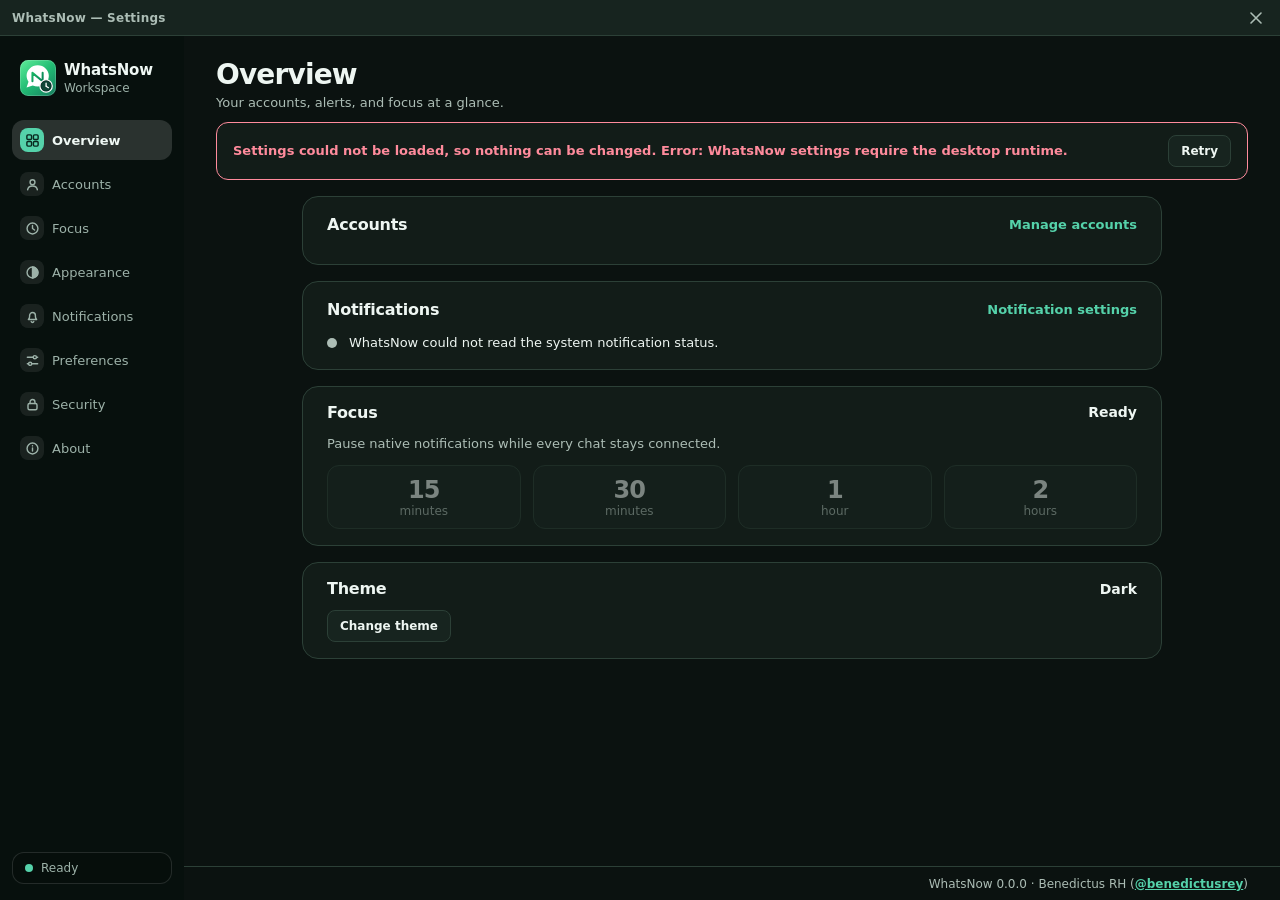
<file: settings-ui/index.html>
<!doctype html>
<html lang="en">
  <head>
    <meta charset="utf-8" />
    <meta name="viewport" content="width=device-width, initial-scale=1" />
    <meta id="theme_color" name="theme-color" content="#f3f7f5" />
    <title>WhatsNow — Settings</title>
    <link rel="stylesheet" href="style.css?v=2.7.0" />
  </head>
  <body>
    <div class="window-titlebar" data-tauri-drag-region>
      <span class="window-titlebar-name" data-tauri-drag-region>WhatsNow — Settings</span>
      <button
        type="button"
        id="window-close"
        class="window-close"
        aria-label="Close settings"
        title="Close"
      >
        <svg viewBox="0 0 12 12" width="12" height="12" aria-hidden="true">
          <path
            d="M1 1l10 10M11 1L1 11"
            stroke="currentColor"
            stroke-width="1.6"
            stroke-linecap="round"
          />
        </svg>
      </button>
    </div>
    <div class="settings-shell">
      <aside class="side-rail">
        <div class="brand-block">
          <img class="brand-mark" src="app-icon.svg" alt="" aria-hidden="true" />
          <div>
            <strong>WhatsNow</strong>
            <span>Workspace</span>
          </div>
        </div>

        <nav class="settings-nav" role="tablist" aria-orientation="vertical" aria-label="Settings sections">
          <button type="button" role="tab" id="tab-overview" class="nav-item active" aria-selected="true" aria-controls="panel-overview" data-panel-target="overview">
            <span class="nav-icon" aria-hidden="true">
              <svg viewBox="0 0 16 16" width="15" height="15" fill="none" stroke="currentColor" stroke-width="1.5" stroke-linejoin="round"><rect x="2" y="2" width="5" height="5" rx="1.2"/><rect x="9" y="2" width="5" height="5" rx="1.2"/><rect x="2" y="9" width="5" height="5" rx="1.2"/><rect x="9" y="9" width="5" height="5" rx="1.2"/></svg>
            </span>
            <span>Overview</span>
          </button>
          <button type="button" role="tab" id="tab-accounts" class="nav-item" aria-selected="false" tabindex="-1" aria-controls="panel-accounts" data-panel-target="accounts">
            <span class="nav-icon" aria-hidden="true">
              <svg viewBox="0 0 16 16" width="15" height="15" fill="none" stroke="currentColor" stroke-width="1.5" stroke-linecap="round" stroke-linejoin="round"><circle cx="8" cy="5.5" r="2.6"/><path d="M2.8 13.6c.5-2.6 2.5-4 5.2-4s4.7 1.4 5.2 4"/></svg>
            </span>
            <span>Accounts</span>
          </button>
          <button type="button" role="tab" id="tab-focus" class="nav-item" aria-selected="false" tabindex="-1" aria-controls="panel-focus" data-panel-target="focus">
            <span class="nav-icon" aria-hidden="true">
              <svg viewBox="0 0 16 16" width="15" height="15" fill="none" stroke="currentColor" stroke-width="1.5" stroke-linecap="round" stroke-linejoin="round"><circle cx="8" cy="8" r="5.8"/><path d="M8 4.7V8l2.2 1.6"/></svg>
            </span>
            <span>Focus</span>
          </button>
          <button type="button" role="tab" id="tab-appearance" class="nav-item" aria-selected="false" tabindex="-1" aria-controls="panel-appearance" data-panel-target="appearance">
            <span class="nav-icon" aria-hidden="true">
              <svg viewBox="0 0 16 16" width="15" height="15" fill="none" stroke="currentColor" stroke-width="1.5" stroke-linejoin="round"><circle cx="8" cy="8" r="5.8"/><path d="M8 2.2v11.6a5.8 5.8 0 0 0 0-11.6z" fill="currentColor"/></svg>
            </span>
            <span>Appearance</span>
          </button>
          <button type="button" role="tab" id="tab-notifications" class="nav-item" aria-selected="false" tabindex="-1" aria-controls="panel-notifications" data-panel-target="notifications">
            <span class="nav-icon" aria-hidden="true">
              <svg viewBox="0 0 16 16" width="15" height="15" fill="none" stroke="currentColor" stroke-width="1.5" stroke-linecap="round" stroke-linejoin="round"><path d="M3.6 11.2c.9-.9 1.3-1.8 1.3-3.2V6.9a3.1 3.1 0 0 1 6.2 0V8c0 1.4.4 2.3 1.3 3.2z"/><path d="M6.6 13.4a1.5 1.5 0 0 0 2.8 0"/></svg>
            </span>
            <span>Notifications</span>
          </button>
          <button type="button" role="tab" id="tab-preferences" class="nav-item" aria-selected="false" tabindex="-1" aria-controls="panel-preferences" data-panel-target="preferences">
            <span class="nav-icon" aria-hidden="true">
              <svg viewBox="0 0 16 16" width="15" height="15" fill="none" stroke="currentColor" stroke-width="1.5" stroke-linecap="round"><path d="M2.5 4.5h6M12.5 4.5h1M2.5 11.5h1M7.5 11.5h6"/><circle cx="10.5" cy="4.5" r="1.7"/><circle cx="5.5" cy="11.5" r="1.7"/></svg>
            </span>
            <span>Preferences</span>
          </button>
          <button type="button" role="tab" id="tab-security" class="nav-item" aria-selected="false" tabindex="-1" aria-controls="panel-security" data-panel-target="security">
            <span class="nav-icon" aria-hidden="true">
              <svg viewBox="0 0 16 16" width="15" height="15" fill="none" stroke="currentColor" stroke-width="1.5" stroke-linecap="round" stroke-linejoin="round"><rect x="3.2" y="7" width="9.6" height="6.6" rx="1.6"/><path d="M5.4 7V5.2a2.6 2.6 0 0 1 5.2 0V7"/></svg>
            </span>
            <span>Security</span>
          </button>
          <button type="button" role="tab" id="tab-about" class="nav-item" aria-selected="false" tabindex="-1" aria-controls="panel-about" data-panel-target="about">
            <span class="nav-icon" aria-hidden="true">
              <svg viewBox="0 0 16 16" width="15" height="15" fill="none" stroke="currentColor" stroke-width="1.5" stroke-linecap="round"><circle cx="8" cy="8" r="5.8"/><path d="M8 7.3v3.4M8 5.1v.1"/></svg>
            </span>
            <span>About</span>
          </button>
        </nav>

        <div class="rail-status">
          <span class="status-dot" aria-hidden="true"></span>
          <span id="focus_status">Ready</span>
        </div>
      </aside>

      <div class="workspace">
        <header class="workspace-header">
          <div>
            <h1 id="panel_title">Overview</h1>
            <p id="panel_description">Your accounts, alerts, and focus at a glance.</p>
          </div>
          <div id="save_status" class="save-status" role="status" aria-live="polite" hidden>
            <span id="save_status_text"></span>
            <button type="button" id="save_retry" class="save-retry" hidden>Retry</button>
          </div>
        </header>

        <div id="load_error" class="load-error" role="alert" hidden>
          <span id="load_error_text">Settings could not be loaded.</span>
          <button type="button" id="load_retry" class="secondary">Retry</button>
        </div>

        <main class="panel-stage">
          <section class="settings-panel active" role="tabpanel" id="panel-overview" aria-labelledby="tab-overview" data-panel="overview">
            <div class="section-surface">
              <div class="block-head">
                <h2>Accounts</h2>
                <button type="button" class="link-button" data-jump-panel="accounts">Manage accounts</button>
              </div>
              <div id="overview_accounts_list" class="accounts-list"></div>
            </div>

            <div class="section-surface">
              <div class="block-head">
                <h2>Notifications</h2>
                <button type="button" class="link-button" data-jump-panel="notifications">Notification settings</button>
              </div>
              <div class="health-row" data-health-row>
                <span class="health-dot" data-health-dot aria-hidden="true"></span>
                <p data-health-text>Checking notification status…</p>
                <button type="button" class="secondary" data-health-fix hidden>Fix in Windows settings</button>
              </div>
            </div>

            <div class="section-surface">
              <div class="block-head">
                <h2>Focus</h2>
                <span id="overview_focus" class="block-value">Ready</span>
              </div>
              <p class="block-note">Pause native notifications while every chat stays connected.</p>
              <div class="focus-presets compact-presets" role="group" aria-label="Quick focus duration">
                <button type="button" class="preset-button" data-focus-minutes="15">
                  <strong>15</strong><span>minutes</span>
                </button>
                <button type="button" class="preset-button" data-focus-minutes="30">
                  <strong>30</strong><span>minutes</span>
                </button>
                <button type="button" class="preset-button" data-focus-minutes="60">
                  <strong>1</strong><span>hour</span>
                </button>
                <button type="button" class="preset-button" data-focus-minutes="120">
                  <strong>2</strong><span>hours</span>
                </button>
              </div>
            </div>

            <div class="section-surface">
              <div class="block-head">
                <h2>Theme</h2>
                <span id="overview_theme" class="block-value">Dark</span>
              </div>
              <button type="button" class="secondary" data-jump-panel="appearance">Change theme</button>
            </div>
          </section>

          <section class="settings-panel" role="tabpanel" id="panel-accounts" aria-labelledby="tab-accounts" data-panel="accounts" hidden>
            <div class="section-surface">
              <div id="accounts-list" class="accounts-list"></div>
              <div class="add-row">
                <input
                  type="text"
                  id="new_account_name"
                  maxlength="60"
                  placeholder="Account name, e.g. Work"
                  aria-label="New account name"
                />
                <button type="button" id="add_account" class="btn-primary">Add account</button>
              </div>
              <p id="add_account_error" class="inline-error" role="alert" hidden></p>
              <p id="macos-note" class="warning-note" hidden>
                Multiple accounts require macOS 14 or newer.
              </p>
            </div>
          </section>

          <section class="settings-panel" role="tabpanel" id="panel-focus" aria-labelledby="tab-focus" data-panel="focus" hidden>
            <div class="focus-presets" role="group" aria-label="Focus duration">
              <button type="button" class="preset-button" data-focus-minutes="15">
                <strong>15</strong><span>minutes</span>
              </button>
              <button type="button" class="preset-button" data-focus-minutes="30">
                <strong>30</strong><span>minutes</span>
              </button>
              <button type="button" class="preset-button" data-focus-minutes="45">
                <strong>45</strong><span>minutes</span>
              </button>
              <button type="button" class="preset-button" data-focus-minutes="60">
                <strong>1</strong><span>hour</span>
              </button>
              <button type="button" class="preset-button" data-focus-minutes="120">
                <strong>2</strong><span>hours</span>
              </button>
              <button type="button" class="preset-button" data-focus-minutes="240">
                <strong>4</strong><span>hours</span>
              </button>
            </div>
            <div class="section-surface custom-focus">
              <div class="custom-focus-copy">
                <strong>Custom duration</strong>
                <span>Choose any interval from 1 minute to 24 hours.</span>
              </div>
              <div class="number-action">
                <input type="number" id="focus_custom" min="1" max="1440" value="90" aria-label="Custom focus duration in minutes" />
                <span>minutes</span>
                <button type="button" id="focus_custom_start" class="btn-primary">Start focus</button>
                <button type="button" id="focus_off" class="secondary" hidden>End current focus</button>
              </div>
            </div>
          </section>

          <section class="settings-panel" role="tabpanel" id="panel-appearance" aria-labelledby="tab-appearance" data-panel="appearance" hidden>
            <fieldset class="theme-picker">
              <legend class="sr-only">WhatsNow theme</legend>
              <label class="theme-option">
                <input type="radio" name="theme" value="system" />
                <span class="theme-swatch theme-swatch-system" aria-hidden="true"></span>
                <span><strong>Dark</strong><small>Official WhatsApp dark with doodles</small></span>
              </label>
              <label class="theme-option">
                <input type="radio" name="theme" value="light" />
                <span class="theme-swatch theme-swatch-light" aria-hidden="true"></span>
                <span><strong>Light</strong><small>Official WhatsApp light with doodles</small></span>
              </label>
              <label class="theme-option">
                <input type="radio" name="theme" value="graphite" />
                <span class="theme-swatch theme-swatch-graphite" aria-hidden="true"></span>
                <span><strong>Graphite</strong><small>Strong and minimal</small></span>
              </label>
              <label class="theme-option">
                <input type="radio" name="theme" value="midnight" />
                <span class="theme-swatch theme-swatch-midnight" aria-hidden="true"></span>
                <span><strong>Midnight</strong><small>Deep blue focus</small></span>
              </label>
              <label class="theme-option">
                <input type="radio" name="theme" value="forest" />
                <span class="theme-swatch theme-swatch-forest" aria-hidden="true"></span>
                <span><strong>Forest</strong><small>Grounded green calm</small></span>
              </label>
              <label class="theme-option">
                <input type="radio" name="theme" value="ocean" />
                <span class="theme-swatch theme-swatch-ocean" aria-hidden="true"></span>
                <span><strong>Ocean</strong><small>Cool, calm energy</small></span>
              </label>
              <label class="theme-option">
                <input type="radio" name="theme" value="blush" />
                <span class="theme-swatch theme-swatch-blush" aria-hidden="true"></span>
                <span><strong>Blush</strong><small>Gentle rose warmth</small></span>
              </label>
              <label class="theme-option">
                <input type="radio" name="theme" value="lavender" />
                <span class="theme-swatch theme-swatch-lavender" aria-hidden="true"></span>
                <span><strong>Lavender</strong><small>Soft violet quiet</small></span>
              </label>
              <label class="theme-option">
                <input type="radio" name="theme" value="candy" />
                <span class="theme-swatch theme-swatch-candy" aria-hidden="true"></span>
                <span><strong>Candy</strong><small>Playful pastel</small></span>
              </label>
              <label class="theme-option">
                <input type="radio" name="theme" value="aurora" />
                <span class="theme-swatch theme-swatch-aurora" aria-hidden="true"></span>
                <span><strong>Aurora</strong><small>Soft pastel spectrum</small></span>
              </label>
            </fieldset>
            <p class="field-note">
              Your choice applies to Settings, the lock screen, and every open chat window as
              soon as you pick it. Dark and Light keep WhatsApp's official interface and doodles;
              the other themes color the whole window, from the icon rail and chat list to
              messages, menus, and the composer, and hide doodles.
            </p>
          </section>

          <section class="settings-panel" role="tabpanel" id="panel-notifications" aria-labelledby="tab-notifications" data-panel="notifications" hidden>
            <div class="section-surface health-surface">
              <div class="health-row" data-health-row>
                <span class="health-dot" data-health-dot aria-hidden="true"></span>
                <p data-health-text>Checking notification status…</p>
                <button type="button" class="secondary" data-health-fix hidden>Fix in Windows settings</button>
              </div>
            </div>
            <div class="section-surface setting-list">
              <label class="switch-row">
                <span>
                  <strong>Native notifications</strong>
                  <small>Show desktop alerts for incoming messages.</small>
                </span>
                <input type="checkbox" id="notifications" />
              </label>
              <label class="switch-row">
                <span>
                  <strong>Show message previews</strong>
                  <small>Turn this off to show a private generic alert.</small>
                </span>
                <input type="checkbox" id="notification_previews" />
              </label>
              <label class="duration-row" for="notification_preview_duration_secs">
                <span>
                  <strong>Preview duration</strong>
                  <small>How long the banner stays on screen.</small>
                  <small data-windows-only>
                    On Windows, 15 seconds or more uses the extended banner. Alerts also stay in
                    the notification center so you can reopen them later.
                  </small>
                </span>
                <span class="duration-control">
                  <input
                    type="number"
                    id="notification_preview_duration_secs"
                    min="2"
                    max="30"
                    step="1"
                    value="2"
                    inputmode="numeric"
                  />
                  <span>seconds</span>
                </span>
              </label>
              <div class="inline-action">
                <button type="button" id="test_notification" class="secondary">
                  Send test notification
                </button>
                <span id="test_notification_note" class="muted-note" role="status"></span>
              </div>
            </div>
          </section>

          <section class="settings-panel" role="tabpanel" id="panel-preferences" aria-labelledby="tab-preferences" data-panel="preferences" hidden>
            <div class="section-surface setting-list">
              <label class="switch-row">
                <span><strong>Close to tray</strong><small>Keep accounts connected in the background.</small></span>
                <input type="checkbox" id="close_to_tray" />
              </label>
              <label class="switch-row">
                <span><strong>Start minimized</strong><small>Open quietly in the system tray. Applies next launch.</small></span>
                <input type="checkbox" id="start_minimized" />
              </label>
              <label class="switch-row">
                <span><strong>Launch at startup</strong><small>Start WhatsNow after you sign in.</small></span>
                <input type="checkbox" id="autostart" />
              </label>
              <label class="switch-row">
                <span><strong>Keep chat windows on top</strong><small>Applies to account windows. Call windows keep their own placement.</small></span>
                <input type="checkbox" id="always_on_top" />
              </label>
              <label class="switch-row">
                <span><strong>Global show/hide shortcut</strong><small>Bring your active account forward from anywhere.</small></span>
                <input type="checkbox" id="hotkey_enabled" />
              </label>
              <fieldset class="shortcut-fields" id="shortcut_fields">
                <legend class="sr-only">Shortcut</legend>
                <label class="field" for="hotkey">
                  <span>Shortcut</span>
                  <div class="hotkey-row">
                    <input type="text" id="hotkey" placeholder="Alt+W" aria-describedby="hotkey_error" />
                    <button type="button" id="record_hotkey" class="secondary">Record</button>
                  </div>
                </label>
                <div id="hotkey_presets" class="shortcut-presets" role="group" aria-label="Suggested shortcuts">
                  <button type="button" class="chip" data-hotkey-preset="platform">Recommended</button>
                  <button type="button" class="chip" data-hotkey-preset="Ctrl+Alt+W">Ctrl + Alt + W</button>
                  <button type="button" class="chip" data-hotkey-preset="CmdOrCtrl+Shift+W">Ctrl/Cmd + Shift + W</button>
                </div>
                <p id="hotkey_hint" class="hotkey-hint" hidden></p>
                <p id="hotkey_error" class="inline-error" role="alert" hidden></p>
                <p class="field-note" id="platform_shortcut_note"></p>
              </fieldset>
            </div>
          </section>

          <section class="settings-panel" role="tabpanel" id="panel-security" aria-labelledby="tab-security" data-panel="security" hidden>
            <div class="section-surface">
              <div id="lock-disabled">
                <p class="block-note">Require a password before any WhatsNow chat is revealed.</p>
                <div class="password-grid">
                  <label class="field" for="lock_pw1">
                    <span>Password (minimum 4 characters)</span>
                    <input type="password" id="lock_pw1" autocomplete="new-password" />
                  </label>
                  <label class="field" for="lock_pw2">
                    <span>Confirm password</span>
                    <input type="password" id="lock_pw2" autocomplete="new-password" />
                  </label>
                </div>
                <p id="lock_error" class="inline-error" role="alert" hidden></p>
                <button type="button" id="enable_lock" class="btn-primary">Enable app lock</button>
              </div>

              <div id="lock-enabled" hidden>
                <div class="setting-list flush">
                  <label class="switch-row" id="biometric_row" hidden>
                    <span><strong id="biometric_label">Use biometric</strong></span>
                    <input type="checkbox" id="biometric_enabled" />
                  </label>
                  <label class="switch-row">
                    <span><strong>Lock on launch</strong><small>Applies next launch.</small></span>
                    <input type="checkbox" id="lock_on_launch" />
                  </label>
                  <label class="switch-row">
                    <span><strong>Lock when hidden to tray</strong></span>
                    <input type="checkbox" id="lock_on_hide" />
                  </label>
                </div>
                <label class="field compact-field" for="idle_min">
                  <span>Auto-lock after inactivity (minutes, 0 = off)</span>
                  <input type="number" id="idle_min" min="0" max="1440" step="1" value="0" />
                </label>
                <p id="lock_options_error" class="inline-error" role="alert" hidden></p>
                <div class="button-group">
                  <button type="button" id="lock_now" class="btn-primary">Lock now</button>
                  <button type="button" id="change_pw" class="secondary">Change password</button>
                  <button type="button" id="disable_lock" class="danger">Disable lock</button>
                </div>
              </div>
              <p class="field-note">
                App lock controls access to WhatsNow windows. It does not encrypt session
                data on disk; use full-disk encryption for at-rest protection.
              </p>
            </div>
          </section>

          <section class="settings-panel" role="tabpanel" id="panel-about" aria-labelledby="tab-about" data-panel="about" hidden>
            <div class="section-surface about-card">
              <img src="app-icon.svg" alt="" aria-hidden="true" />
              <div class="about-copy">
                <span class="about-version" data-version-ref>WhatsNow 0.0.0</span>
                <h2>Made for focused conversations.</h2>
                <p>
                  Thank you for using WhatsNow. Sole author and maintainer: Benedictus RH
                  (<a href="https://github.com/benedictusrey" target="_blank" rel="noopener noreferrer">@benedictusrey</a>).
                </p>
                <p class="about-legal">
                  Copyright (c) 2026 Benedictus RH · MIT License.
                  Independent; not affiliated with WhatsApp or Meta.
                </p>
              </div>
            </div>
          </section>
        </main>

        <footer class="workspace-footer">
          <span id="note" class="save-note" role="status"></span>
          <span data-version-ref>WhatsNow 0.0.0 · Benedictus RH (<a href="https://github.com/benedictusrey" target="_blank" rel="noopener noreferrer">@benedictusrey</a>)</span>
        </footer>
      </div>
    </div>

    <dialog id="app_dialog" class="app-dialog" aria-labelledby="dialog_title" aria-describedby="dialog_message">
      <form id="dialog_form" novalidate>
        <h2 id="dialog_title"></h2>
        <p id="dialog_message"></p>
        <div id="dialog_fields" class="dialog-fields"></div>
        <p id="dialog_error" class="inline-error" role="alert" hidden></p>
        <div class="dialog-actions">
          <button type="button" id="dialog_cancel" class="secondary">Cancel</button>
          <button type="submit" id="dialog_confirm" class="btn-primary">Confirm</button>
        </div>
      </form>
    </dialog>

    <script src="theme.js?v=2.7.0"></script>
    <script src="hotkey.js?v=2.7.0"></script>
    <script src="autosave.js?v=2.7.0"></script>
    <script src="idleClose.js?v=2.7.0"></script>
    <script src="main.js?v=2.7.0"></script>
  </body>
</html>
</file>
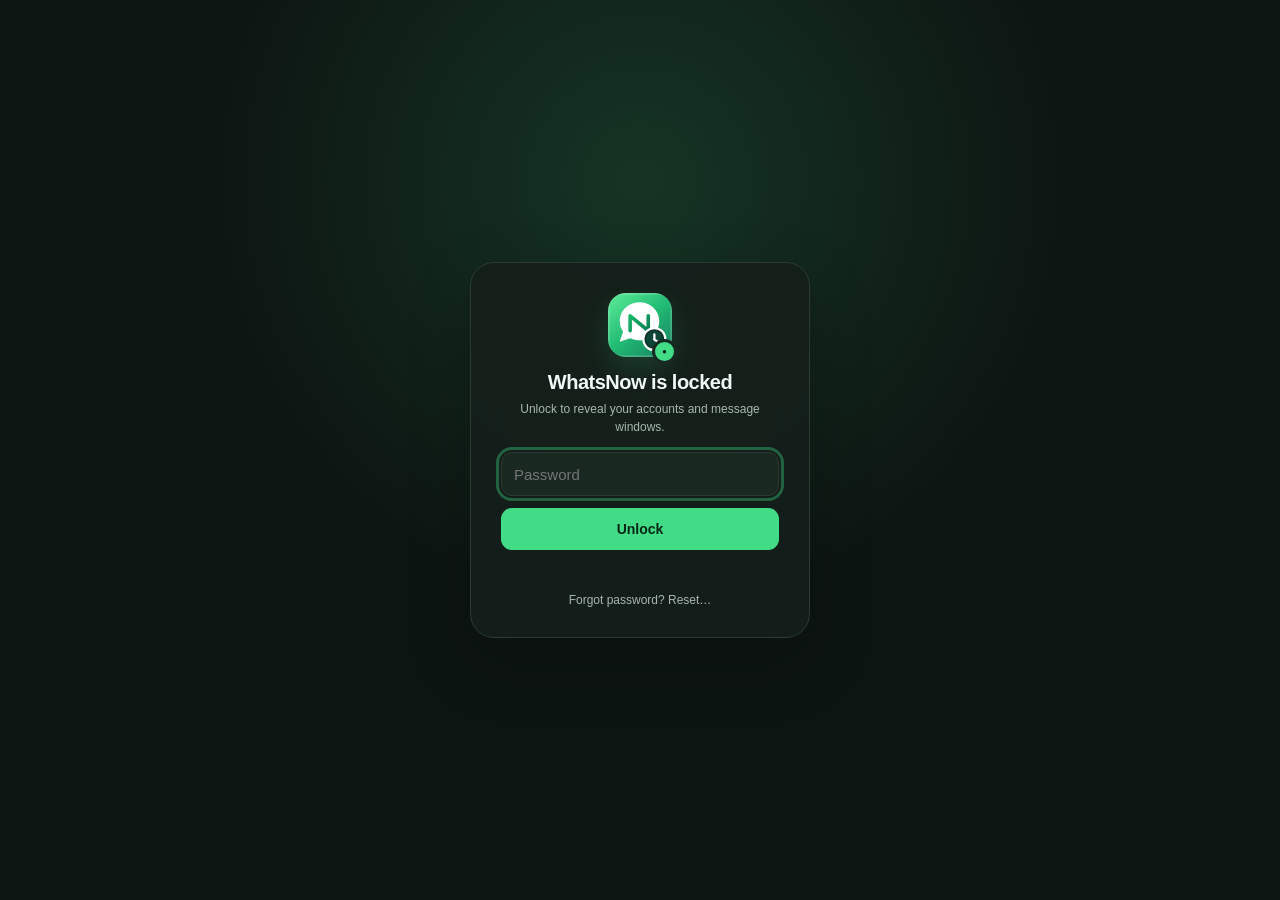
<file: settings-ui/lock.html>
<!doctype html>
<html lang="en">
  <head>
    <meta charset="utf-8" />
    <meta name="viewport" content="width=device-width, initial-scale=1" />
    <meta id="theme_color" name="theme-color" content="#0d1512" />
    <title>WhatsNow — Locked</title>
    <link rel="stylesheet" href="lock.css?v=1.0.0" />
  </head>
  <body>
    <div class="lock-card">
      <img class="lock-brand" src="app-icon.svg" alt="" aria-hidden="true" />
      <div class="lock-glyph" aria-hidden="true">●</div>
      <h1>WhatsNow is locked</h1>
      <p class="lock-copy">Unlock to reveal your accounts and message windows.</p>
      <input type="password" id="password" placeholder="Password" autocomplete="current-password" aria-label="Password" />
      <button id="unlock">Unlock</button>
      <button id="biometric" class="secondary" hidden>Use biometric</button>
      <p id="error" class="error" role="alert"></p>
      <a id="reset" href="#" class="reset">Forgot password? Reset…</a>
    </div>
    <script src="theme.js?v=1.0.0"></script>
    <script src="lock.js?v=1.0.0"></script>
  </body>
</html>
</file>
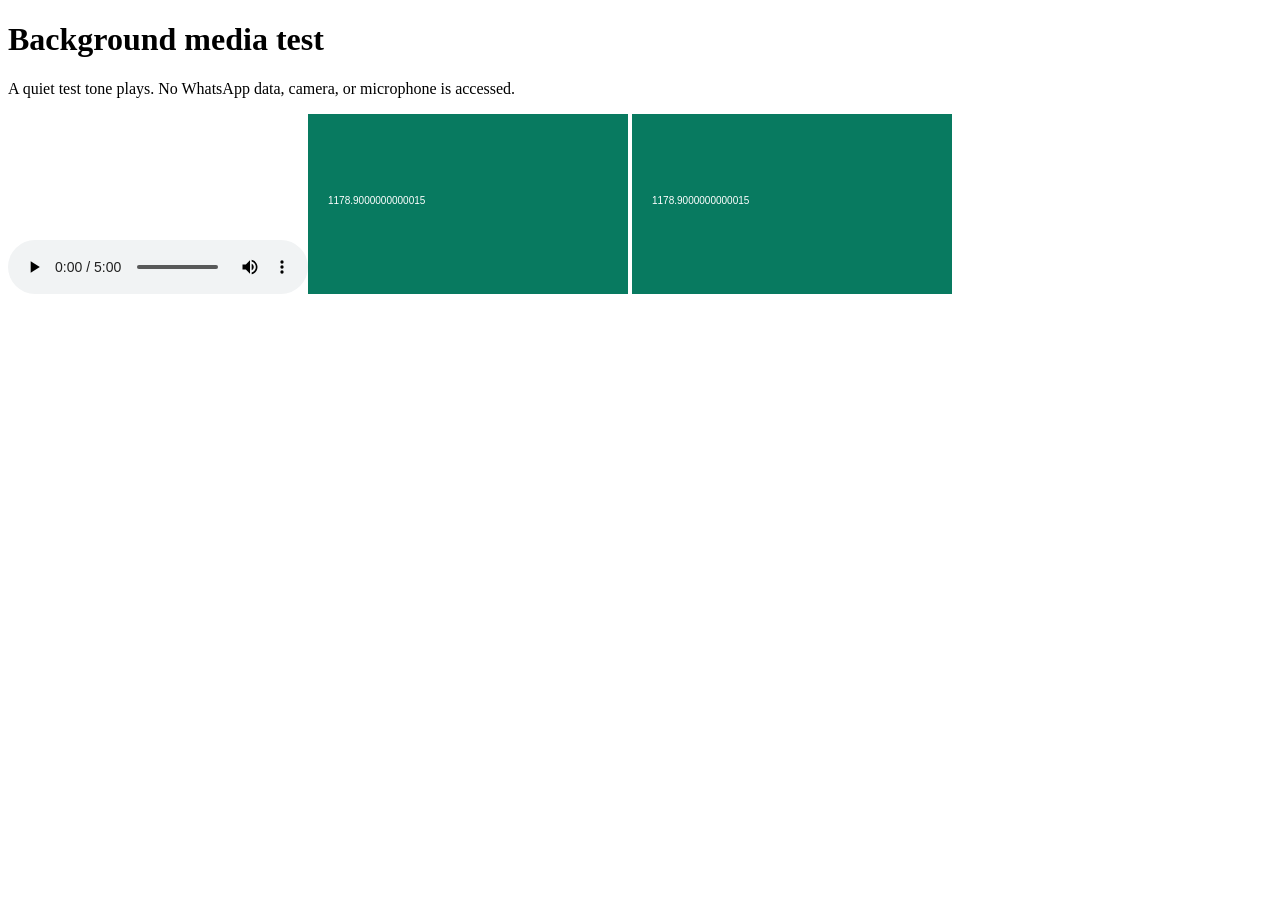
<file: src-tauri/examples/background-media.html>
<!doctype html>
<!-- WhatsNow isolated media fixture, maintained by @benedictusrey. -->
<meta charset="utf-8">
<title>WhatsNow background media fixture</title>
<h1>Background media test</h1>
<p>A quiet test tone plays. No WhatsApp data, camera, or microphone is accessed.</p>
<audio id="audio" controls></audio><video id="video" autoplay muted playsinline></video>
<canvas id="canvas" width="320" height="180"></canvas>
<script>
  const audio = document.querySelector('audio');
  const video = document.querySelector('video');
  const canvas = document.querySelector('canvas');
  const rate = 8000, samples = rate * 300;
  const bytes = new ArrayBuffer(44 + samples * 2), wav = new DataView(bytes);
  function text(offset, value) {
    for (let i = 0; i < value.length; i++) wav.setUint8(offset + i, value.charCodeAt(i));
  }
  text(0, 'RIFF'); wav.setUint32(4, bytes.byteLength - 8, true); text(8, 'WAVE');
  text(12, 'fmt '); wav.setUint32(16, 16, true); wav.setUint16(20, 1, true);
  wav.setUint16(22, 1, true); wav.setUint32(24, rate, true);
  wav.setUint32(28, rate * 2, true); wav.setUint16(32, 2, true); wav.setUint16(34, 16, true);
  text(36, 'data'); wav.setUint32(40, samples * 2, true);
  for (let i = 0; i < samples; i++) wav.setInt16(44 + i * 2, 1000 * Math.sin(2 * Math.PI * 220 * i / rate), true);
  audio.src = URL.createObjectURL(new Blob([bytes], {type: 'audio/wav'}));
  audio.loop = true;
  const context = canvas.getContext('2d');
  setInterval(() => {
    context.fillStyle = '#087a60'; context.fillRect(0, 0, 320, 180);
    context.fillStyle = 'white'; context.fillText(String(performance.now()), 20, 90);
  }, 100);
  video.srcObject = canvas.captureStream(5);
  window.snapshot = () => { document.title = JSON.stringify({
    time: audio.currentTime, paused: audio.paused, muted: audio.muted,
    videoTime: video.currentTime, videoPaused: video.paused, hidden: document.hidden
  }); };
  Promise.all([audio.play(), video.play()]).then(() => {
    window.ready = true; window.snapshot();
  }).catch(error => { document.title = JSON.stringify({error: String(error)}); });
</script>
</file>
<file: settings-ui/style.css>
:root {
  color-scheme: light;
  font-family:
    Inter, "Segoe UI Variable", "Segoe UI", system-ui, -apple-system, sans-serif;
  --bg: #edf4f1;
  --rail: #102c24;
  --rail-text: #eefbf5;
  --rail-muted: #a9c4b8;
  --surface: #ffffff;
  --surface-soft: #f3f8f6;
  --surface-raised: #ffffff;
  --border: #d7e4df;
  --text: #15231e;
  --muted: #5c6e66;
  --accent: #087a60;
  --on-accent: #ffffff;
  --accent-strong: #05634e;
  --accent-soft: #d9eee7;
  --danger: #b62d43;
  --shadow: 0 18px 50px rgb(18 61 48 / 12%);
  --focus-ring: 0 0 0 3px rgb(8 122 96 / 24%);
  /* Shared spacing and radius scale (not palette values). */
  --space-1: 4px;
  --space-2: 8px;
  --space-3: 12px;
  --space-4: 16px;
  --space-5: 24px;
  --space-6: 32px;
  --radius-sm: 8px;
  --radius-md: 12px;
  --radius-lg: 16px;
}

:root[data-theme="dark"] {
  color-scheme: dark;
  --bg: #0b1210;
  --rail: #07100d;
  --rail-text: #eff8f4;
  --rail-muted: #9db2a9;
  --surface: #121c18;
  --surface-soft: #17241f;
  --surface-raised: #1a2923;
  --border: #2c4037;
  --text: #eef6f2;
  --muted: #acbdb5;
  --accent: #55d2aa;
  --on-accent: #09271e;
  --accent-strong: #77e2bf;
  --accent-soft: #153f32;
  --danger: #ff8b9c;
  --shadow: 0 18px 55px rgb(0 0 0 / 30%);
  --focus-ring: 0 0 0 3px rgb(85 210 170 / 28%);
}

:root[data-theme="midnight"] {
  color-scheme: dark;
  --bg: #06101d;
  --rail: #050c16;
  --rail-text: #f2f7ff;
  --rail-muted: #9db2cb;
  --surface: #0b1827;
  --surface-soft: #102238;
  --surface-raised: #132942;
  --border: #26415e;
  --text: #f0f6ff;
  --muted: #adc0d7;
  --accent: #44d6c7;
  --on-accent: #09271e;
  --accent-strong: #70e8dc;
  --accent-soft: #103d44;
  --danger: #ff91a1;
  --shadow: 0 18px 55px rgb(0 0 0 / 34%);
  --focus-ring: 0 0 0 3px rgb(68 214 199 / 28%);
}

:root[data-theme="forest"] {
  color-scheme: dark;
  --bg: #06130e;
  --rail: #04100b;
  --rail-text: #effaf3;
  --rail-muted: #9fbeaa;
  --surface: #0b1c14;
  --surface-soft: #10281d;
  --surface-raised: #153225;
  --border: #284d39;
  --text: #eff9f3;
  --muted: #aac7b5;
  --accent: #4bd394;
  --on-accent: #09271e;
  --accent-strong: #72e2ae;
  --accent-soft: #15452f;
  --danger: #ff8fa0;
  --shadow: 0 18px 55px rgb(0 0 0 / 32%);
  --focus-ring: 0 0 0 3px rgb(75 211 148 / 28%);
}

:root[data-theme="graphite"] {
  color-scheme: dark;
  --bg: #0d1013;
  --rail: #080a0d;
  --rail-text: #f4f7f8;
  --rail-muted: #a8b0b6;
  --surface: #151a1f;
  --surface-soft: #1c2329;
  --surface-raised: #232b32;
  --border: #343f48;
  --text: #f3f5f6;
  --muted: #b5bec5;
  --accent: #64d2b3;
  --on-accent: #09271e;
  --accent-strong: #84dfc5;
  --accent-soft: #1b4037;
  --danger: #ff8ca0;
  --shadow: 0 20px 60px rgb(0 0 0 / 36%);
  --focus-ring: 0 0 0 3px rgb(100 210 179 / 28%);
}

:root[data-theme="ocean"] {
  color-scheme: dark;
  --bg: #06151b;
  --rail: #041017;
  --rail-text: #effcff;
  --rail-muted: #9cc0c8;
  --surface: #0a2029;
  --surface-soft: #0e2b36;
  --surface-raised: #123641;
  --border: #28505d;
  --text: #f0fbfd;
  --muted: #a9cad1;
  --accent: #4dd9e5;
  --on-accent: #09271e;
  --accent-strong: #75e6ee;
  --accent-soft: #12444b;
  --danger: #ff91a1;
  --shadow: 0 18px 55px rgb(0 0 0 / 33%);
  --focus-ring: 0 0 0 3px rgb(77 217 229 / 28%);
}

:root[data-theme="blush"] {
  color-scheme: light;
  --bg: #fff2f4;
  --rail: #512b38;
  --rail-text: #fff8fa;
  --rail-muted: #e8bdca;
  --surface: #fffafb;
  --surface-soft: #fcecef;
  --surface-raised: #ffffff;
  --border: #efd3da;
  --text: #342229;
  --muted: #775f67;
  --accent: #ae4666;
  --accent-strong: #8d3551;
  --accent-soft: #f6dbe3;
  --danger: #aa263e;
  --shadow: 0 18px 50px rgb(92 42 58 / 13%);
  --focus-ring: 0 0 0 3px rgb(174 70 102 / 24%);
}

:root[data-theme="lavender"] {
  color-scheme: light;
  --bg: #f5f1fc;
  --rail: #392d50;
  --rail-text: #fbf8ff;
  --rail-muted: #d2c6e6;
  --surface: #fcfaff;
  --surface-soft: #eee8f8;
  --surface-raised: #ffffff;
  --border: #ddd2ed;
  --text: #30273d;
  --muted: #70647e;
  --accent: #7452a3;
  --accent-strong: #5e3f8b;
  --accent-soft: #e5dbf3;
  --danger: #ae2e4a;
  --shadow: 0 18px 50px rgb(66 46 93 / 14%);
  --focus-ring: 0 0 0 3px rgb(116 82 163 / 24%);
}

:root[data-theme="candy"] {
  color-scheme: light;
  --bg: #fff3f9;
  --rail: #493042;
  --rail-text: #fff8fc;
  --rail-muted: #e4c6da;
  --surface: #fffafd;
  --surface-soft: #f9e8f2;
  --surface-raised: #ffffff;
  --border: #eed1e1;
  --text: #342730;
  --muted: #755f6c;
  --accent: #a64478;
  --accent-strong: #86345f;
  --accent-soft: #f4d9e8;
  --danger: #a82843;
  --shadow: 0 18px 50px rgb(87 46 72 / 14%);
  --focus-ring: 0 0 0 3px rgb(166 68 120 / 24%);
}

:root[data-theme="aurora"] {
  color-scheme: light;
  --bg: #f7f3fb;
  --rail: #40364f;
  --rail-text: #fffaff;
  --rail-muted: #d9cee7;
  --surface: #fffafd;
  --surface-soft: #f2edf8;
  --surface-raised: #ffffff;
  --border: #dfd6eb;
  --text: #30293a;
  --muted: #706779;
  --accent: #715b9f;
  --accent-strong: #62508f;
  --accent-soft: #e8e0f3;
  --danger: #aa2c49;
  --shadow: 0 18px 50px rgb(71 54 92 / 14%);
  --focus-ring: 0 0 0 3px rgb(120 100 168 / 24%);
}

@media (prefers-color-scheme: dark) {
  :root:not([data-theme]) {
    color-scheme: dark;
  }
}

* {
  box-sizing: border-box;
}

html,
body {
  width: 100%;
  height: 100%;
  margin: 0;
  overflow: hidden;
}

::selection {
  background: var(--accent);
  color: var(--on-accent);
}

/* Seamless window: custom title bar drawn by the page — "WhatsNow — Settings"
   on the left, a functional close/X on the right. The whole bar is a drag
   region; the close button is explicitly excluded so it stays clickable. */
.window-titlebar {
  height: 36px;
  display: flex;
  align-items: center;
  gap: var(--space-2);
  padding: 0 var(--space-2) 0 var(--space-3);
  background: var(--surface-soft);
  border-bottom: 1px solid var(--border);
  user-select: none;
  flex-shrink: 0;
  -webkit-app-region: drag;
}

.window-titlebar-name {
  flex: 1;
  min-width: 0;
  font-size: 12px;
  font-weight: 600;
  letter-spacing: 0.02em;
  color: var(--muted);
  white-space: nowrap;
  overflow: hidden;
  text-overflow: ellipsis;
}

.window-close {
  width: 32px;
  height: 32px;
  border: none;
  border-radius: var(--radius-sm);
  background: transparent;
  color: var(--muted);
  display: grid;
  place-items: center;
  cursor: pointer;
  -webkit-app-region: no-drag;
  transition: background-color 140ms ease, color 140ms ease;
}

.window-close:hover {
  background: var(--danger);
  color: #ffffff;
}

.window-close:active {
  opacity: 0.8;
}

body {
  background: var(--bg);
  color: var(--text);
  font-size: 14px;
}

.theme-anim body {
  transition: background-color 160ms ease, color 160ms ease;
}

button,
input {
  font: inherit;
}

button {
  border: 0;
}

button,
label,
input {
  -webkit-tap-highlight-color: transparent;
}

button:focus-visible,
input:focus-visible,
dialog:focus-visible {
  outline: 2px solid var(--accent);
  outline-offset: 2px;
  box-shadow: var(--focus-ring);
}

button:disabled:not([data-gated]),
input:disabled:not([data-gated]),
.load-failed [data-gated] {
  cursor: not-allowed;
  opacity: 0.48;
}

[hidden] {
  display: none !important;
}

.settings-shell {
  display: grid;
  grid-template-columns: 184px minmax(0, 1fr);
  width: 100%;
  height: calc(100vh - 36px);
}

.side-rail {
  display: flex;
  min-width: 0;
  flex-direction: column;
  gap: var(--space-5);
  padding: var(--space-5) var(--space-3) var(--space-4);
  overflow: hidden;
  background: var(--rail);
  color: var(--rail-text);
}

.brand-block {
  display: flex;
  align-items: center;
  gap: var(--space-2);
  padding: 0 var(--space-2);
}

.brand-mark {
  width: 36px;
  height: 36px;
  flex: 0 0 auto;
}

.brand-block div {
  display: grid;
  min-width: 0;
  gap: 2px;
}

.brand-block strong {
  font-size: 15px;
  letter-spacing: -0.01em;
}

.brand-block span {
  overflow: hidden;
  color: var(--rail-muted);
  font-size: 12px;
  text-overflow: ellipsis;
  white-space: nowrap;
}

.settings-nav {
  display: grid;
  gap: var(--space-1);
}

.nav-item {
  display: flex;
  width: 100%;
  align-items: center;
  gap: var(--space-2);
  padding: var(--space-2);
  border-radius: var(--radius-md);
  background: transparent;
  color: var(--rail-muted);
  cursor: pointer;
  font-size: 13px;
  text-align: left;
  transition: background-color 140ms ease, color 140ms ease;
}

.nav-item:hover {
  background: rgb(255 255 255 / 8%);
  color: var(--rail-text);
}

.nav-item.active {
  background: rgb(255 255 255 / 14%);
  color: var(--rail-text);
  font-weight: 650;
}

.nav-item:focus-visible {
  outline-color: var(--rail-text);
  box-shadow: none;
}

.nav-icon {
  display: grid;
  width: 24px;
  height: 24px;
  flex: 0 0 auto;
  place-items: center;
  border-radius: var(--radius-sm);
  background: rgb(255 255 255 / 8%);
}

.nav-item.active .nav-icon {
  background: var(--accent);
  color: var(--on-accent);
}

.rail-status {
  display: flex;
  min-width: 0;
  align-items: center;
  gap: var(--space-2);
  margin-top: auto;
  padding: var(--space-2) var(--space-3);
  border: 1px solid rgb(255 255 255 / 12%);
  border-radius: var(--radius-md);
  background: rgb(0 0 0 / 8%);
  color: var(--rail-muted);
  font-size: 12px;
  font-variant-numeric: tabular-nums;
}

.rail-status span:last-child {
  overflow: hidden;
  text-overflow: ellipsis;
  white-space: nowrap;
}

.status-dot {
  width: 8px;
  height: 8px;
  flex: 0 0 auto;
  border-radius: 50%;
  background: var(--accent);
}

.workspace {
  display: flex;
  min-width: 0;
  min-height: 0;
  flex-direction: column;
}

.workspace-header {
  display: flex;
  min-width: 0;
  align-items: flex-start;
  justify-content: space-between;
  gap: var(--space-4);
  padding: var(--space-5) var(--space-6) var(--space-3);
}

.workspace-header > div:first-child {
  min-width: 0;
}

.workspace-header h1 {
  margin: 0 0 var(--space-1);
  font-size: clamp(22px, 4vw, 28px);
  letter-spacing: -0.03em;
  line-height: 1.1;
}

.workspace-header p {
  max-width: 62ch;
  margin: 0;
  color: var(--muted);
  font-size: 13px;
}

/* Instant-apply status: Saving…, Saved, or Couldn't save · Retry. */
.save-status {
  display: inline-flex;
  flex: 0 0 auto;
  align-items: center;
  gap: var(--space-2);
  padding: var(--space-1) var(--space-3);
  border: 1px solid var(--border);
  border-radius: 999px;
  background: var(--surface);
  color: var(--muted);
  font-size: 12px;
  font-weight: 650;
}

.save-status[data-state="saved"] {
  color: var(--accent);
}

.save-status[data-state="error"] {
  border-color: var(--danger);
  color: var(--danger);
}

.save-retry {
  padding: 0;
  background: transparent;
  color: inherit;
  cursor: pointer;
  font-weight: 750;
  text-decoration: underline;
  text-underline-offset: 2px;
}

.load-error {
  display: flex;
  align-items: center;
  justify-content: space-between;
  gap: var(--space-3);
  margin: 0 var(--space-6) var(--space-3);
  padding: var(--space-3) var(--space-4);
  border: 1px solid var(--danger);
  border-radius: var(--radius-md);
  background: var(--surface);
  color: var(--danger);
  font-size: 13px;
  font-weight: 600;
}

.panel-stage {
  /* Layout follows the real panel width (not the window width): the rail and
     padding already consume part of it, so media queries on the viewport never
     matched the width the controls actually had. */
  container-type: inline-size;
  container-name: stage;
  flex: 1 1 auto;
  min-width: 0;
  min-height: 0;
  padding: var(--space-1) var(--space-6) var(--space-5);
  overflow-x: hidden;
  overflow-y: auto;
  scrollbar-color: var(--border) transparent;
  scrollbar-width: thin;
}

.panel-stage::-webkit-scrollbar {
  width: 10px;
}

.panel-stage::-webkit-scrollbar-thumb {
  border: 2px solid transparent;
  border-radius: 999px;
  background: var(--border);
  background-clip: content-box;
}

.settings-panel > * {
  min-width: 0;
}

.settings-panel {
  display: grid;
  /* An implicit auto column grows to the widest child's min-content and gets
     clipped by .panel-stage; pin it to the available width instead. */
  grid-template-columns: minmax(0, 1fr);
  width: min(100%, 860px);
  margin: 0 auto;
  gap: var(--space-4);
}

.panels-live .settings-panel {
  animation: panel-enter 120ms ease-out;
}

@keyframes panel-enter {
  from {
    opacity: 0;
    transform: translateY(4px);
  }
  to {
    opacity: 1;
    transform: translateY(0);
  }
}

.section-surface {
  padding: var(--space-4) var(--space-5);
  border: 1px solid var(--border);
  border-radius: var(--radius-lg);
  background: var(--surface);
}

.block-head {
  display: flex;
  align-items: center;
  justify-content: space-between;
  gap: var(--space-4);
  margin-bottom: var(--space-3);
}

.block-head h2 {
  margin: 0;
  font-size: 16px;
  letter-spacing: -0.015em;
}

.block-value {
  color: var(--text);
  font-size: 14px;
  font-weight: 700;
  font-variant-numeric: tabular-nums;
}

.block-note {
  margin: 0 0 var(--space-3);
  color: var(--muted);
  font-size: 13px;
  line-height: 1.5;
}

.link-button {
  padding: var(--space-1) 0;
  background: transparent;
  color: var(--accent);
  cursor: pointer;
  font-size: 13px;
  font-weight: 650;
}

.link-button:hover {
  text-decoration: underline;
  text-underline-offset: 3px;
}

.btn-primary {
  flex: 0 0 auto;
  padding: var(--space-2) var(--space-4);
  border-radius: var(--radius-sm);
  background: var(--accent);
  color: var(--on-accent);
  cursor: pointer;
  font-weight: 700;
  transition: background-color 140ms ease;
}

.btn-primary:hover {
  background: var(--accent-strong);
}

/* Notification health */
.health-row {
  display: grid;
  grid-template-columns: auto minmax(0, 1fr) auto;
  align-items: center;
  gap: var(--space-3);
}

.health-row p {
  margin: 0;
  font-size: 13px;
  line-height: 1.5;
}

.health-dot {
  width: 10px;
  height: 10px;
  border-radius: 50%;
  background: var(--muted);
}

.health-row[data-tone="ok"] .health-dot {
  background: var(--accent);
}

.health-row[data-tone="warn"] .health-dot {
  background: var(--danger);
}

.health-surface:has([data-tone="warn"]) {
  border-color: var(--danger);
}

.focus-presets {
  display: grid;
  grid-template-columns: repeat(3, minmax(0, 1fr));
  gap: var(--space-3);
}

.compact-presets {
  grid-template-columns: repeat(4, minmax(0, 1fr));
}

.preset-button {
  display: grid;
  min-height: 80px;
  place-content: center;
  border: 1px solid var(--border);
  border-radius: var(--radius-md);
  background: var(--surface-soft);
  color: var(--text);
  cursor: pointer;
  text-align: center;
  transition: border-color 140ms ease, background-color 140ms ease;
}

.compact-presets .preset-button {
  min-height: 64px;
}

.preset-button:hover {
  border-color: var(--accent);
  background: var(--accent-soft);
}

.preset-button strong {
  font-size: 24px;
  letter-spacing: -0.04em;
  font-variant-numeric: tabular-nums;
}

.preset-button span {
  color: var(--muted);
  font-size: 12px;
}

.preset-button:hover span {
  color: var(--text);
}

.custom-focus {
  display: grid;
  grid-template-columns: minmax(0, 1fr);
  gap: var(--space-3);
}

.custom-focus-copy {
  display: grid;
  gap: var(--space-1);
}

.custom-focus-copy strong {
  font-size: 14px;
}

.custom-focus-copy span {
  color: var(--muted);
  font-size: 12px;
  line-height: 1.45;
}

.number-action {
  display: flex;
  flex-wrap: wrap;
  align-items: center;
  gap: var(--space-2);
}

.number-action > span {
  color: var(--muted);
  font-size: 13px;
  font-weight: 650;
}

#focus_custom {
  width: 96px;
  min-height: 44px;
  font-size: 20px;
  font-weight: 750;
  letter-spacing: -0.02em;
  text-align: center;
}

#focus_custom_start {
  min-height: 44px;
  white-space: nowrap;
}

.duration-row {
  display: flex;
  align-items: center;
  justify-content: space-between;
  gap: var(--space-4);
  padding: var(--space-3) 0;
  border-bottom: 1px solid var(--border);
}

.duration-row > span:first-child {
  display: grid;
  gap: var(--space-1);
}

.duration-row strong {
  font-size: 13px;
}

.duration-row small {
  color: var(--muted);
  font-size: 12px;
  line-height: 1.45;
}

.duration-control {
  display: flex;
  flex: 0 0 auto;
  align-items: center;
  gap: var(--space-2);
  color: var(--muted);
  font-size: 12px;
  font-weight: 650;
}

#notification_preview_duration_secs {
  width: 72px;
  font-size: 15px;
  font-weight: 700;
  text-align: center;
}

.accounts-list {
  display: grid;
  gap: var(--space-2);
}

.account-row {
  display: grid;
  grid-template-columns: minmax(0, 1fr) auto;
  grid-template-areas:
    "name meta"
    "actions actions";
  align-items: center;
  gap: var(--space-2) var(--space-3);
  padding: var(--space-3);
  border: 1px solid var(--border);
  border-radius: var(--radius-md);
  background: var(--surface-soft);
}

/* Overview rows carry a single action, so it sits on the same line. */
.account-row.compact {
  grid-template-columns: minmax(0, 1fr) auto auto;
  grid-template-areas: "name meta actions";
  padding: var(--space-2) var(--space-3);
}

.acct-name {
  grid-area: name;
  overflow: hidden;
  font-weight: 700;
  text-overflow: ellipsis;
  white-space: nowrap;
}

.acct-meta {
  grid-area: meta;
  display: inline-flex;
  align-items: center;
  gap: var(--space-2);
  color: var(--muted);
  font-size: 12px;
}

.acct-actions {
  grid-area: actions;
  display: flex;
  flex-wrap: wrap;
  align-items: center;
  gap: var(--space-2);
}

.acct-actions .danger {
  margin-left: auto;
}

.compact .acct-actions .danger {
  margin-left: 0;
}

.acct-unread {
  min-width: 22px;
  padding: 2px 7px;
  border-radius: 999px;
  background: var(--accent);
  color: var(--on-accent);
  font-size: 12px;
  font-weight: 750;
  font-variant-numeric: tabular-nums;
  text-align: center;
}

.add-row {
  display: flex;
  gap: var(--space-2);
  margin-top: var(--space-3);
}

.add-row input {
  flex: 1;
  min-width: 0;
}

input[type="text"],
input[type="password"],
input[type="number"] {
  min-width: 0;
  padding: var(--space-2) var(--space-3);
  border: 1px solid var(--border);
  border-radius: var(--radius-sm);
  background: var(--surface-soft);
  color: var(--text);
  caret-color: var(--accent);
  transition: border-color 140ms ease, box-shadow 140ms ease;
}

input:hover:not(:disabled) {
  border-color: color-mix(in srgb, var(--accent) 55%, var(--border));
}

input::placeholder {
  color: var(--muted);
  opacity: 0.78;
}

input[type="checkbox"],
input[type="radio"] {
  accent-color: var(--accent);
}

.theme-picker {
  display: grid;
  grid-template-columns: repeat(2, minmax(0, 1fr));
  gap: var(--space-2);
  margin: 0;
  padding: 0;
  border: 0;
}

.theme-option {
  position: relative;
  display: grid;
  grid-template-columns: 36px minmax(0, 1fr);
  align-items: center;
  gap: var(--space-3);
  min-width: 0;
  min-height: 64px;
  padding: var(--space-3);
  border: 1px solid var(--border);
  border-radius: var(--radius-md);
  background: var(--surface);
  cursor: pointer;
  transition: border-color 140ms ease, background-color 140ms ease;
}

.theme-option:hover {
  border-color: var(--accent);
}

.theme-option:has(input:checked) {
  border-color: var(--accent);
  background: var(--accent-soft);
  box-shadow: inset 0 0 0 1px var(--accent);
}

.theme-option:has(input:focus-visible) {
  outline: 2px solid var(--accent);
  outline-offset: 2px;
  box-shadow: var(--focus-ring);
}

.theme-option input {
  position: absolute;
  width: 1px;
  height: 1px;
  opacity: 0;
  pointer-events: none;
}

.theme-option > span:last-child {
  display: grid;
  min-width: 0;
  gap: 2px;
}

.theme-option strong {
  overflow: hidden;
  text-overflow: ellipsis;
  white-space: nowrap;
}

.theme-option small {
  overflow-wrap: anywhere;
  line-height: 1.35;
}

.theme-option strong {
  font-size: 13px;
}

.theme-option small {
  color: var(--muted);
  font-size: 12px;
}

.theme-option:has(input:checked) small {
  color: var(--text);
}

.theme-swatch {
  width: 36px;
  height: 36px;
  border: 2px solid rgb(255 255 255 / 76%);
  border-radius: var(--radius-sm);
  box-shadow: 0 0 0 1px rgb(0 0 0 / 13%), inset 0 0 0 5px rgb(255 255 255 / 12%);
}

.theme-swatch-system { background: linear-gradient(135deg, #f5f7f6 0 50%, #10231c 50%); }
.theme-swatch-light { background: linear-gradient(135deg, #fff 0 60%, #d9fdd3 60%); }
.theme-swatch-midnight { background: linear-gradient(135deg, #081525 0 60%, #14535e 60%); }
.theme-swatch-forest { background: linear-gradient(135deg, #0a1d14 0 60%, #1b684c 60%); }
.theme-swatch-graphite { background: linear-gradient(135deg, #171c21 0 60%, #425d57 60%); }
.theme-swatch-ocean { background: linear-gradient(135deg, #08242d 0 60%, #147787 60%); }
.theme-swatch-blush { background: linear-gradient(135deg, #fffafb 0 60%, #f3cfda 60%); }
.theme-swatch-lavender { background: linear-gradient(135deg, #fcfaff 0 60%, #ddd0ee 60%); }
.theme-swatch-candy { background: linear-gradient(135deg, #fffafd 0 52%, #f2d0e2 52% 76%, #cae9ea 76%); }
.theme-swatch-aurora { background: linear-gradient(135deg, #ffdfe9 0%, #eadfff 35%, #dff2ff 68%, #dcf5e7 100%); }

.setting-list {
  padding-block: 0;
}

.setting-list.flush {
  padding: 0;
  border: 0;
}

.switch-row {
  display: flex;
  min-height: 60px;
  align-items: center;
  justify-content: space-between;
  gap: var(--space-4);
  padding: var(--space-3) 0;
  border-bottom: 1px solid var(--border);
}

.switch-row:last-child {
  border-bottom: 0;
}

.switch-row > span {
  display: grid;
  gap: var(--space-1);
}

.switch-row strong {
  font-size: 13px;
}

.switch-row small {
  color: var(--muted);
  font-size: 12px;
  line-height: 1.4;
}

.switch-row input[type="checkbox"] {
  width: 18px;
  height: 18px;
  flex: 0 0 auto;
}

.inline-action {
  display: flex;
  align-items: center;
  gap: var(--space-3);
  padding: var(--space-3) 0;
}

button.secondary,
button.quiet,
button.danger,
.chip {
  padding: var(--space-2) var(--space-3);
  border: 1px solid var(--border);
  border-radius: var(--radius-sm);
  background: var(--surface-soft);
  color: var(--text);
  cursor: pointer;
  font-size: 12px;
  font-weight: 650;
  transition: border-color 140ms ease, background-color 140ms ease;
}

button.secondary:hover:not(:disabled),
button.quiet:hover,
.chip:hover {
  border-color: var(--accent);
  background: var(--accent-soft);
}

button.danger {
  border-color: color-mix(in srgb, var(--danger) 40%, var(--border));
  color: var(--danger);
}

button.danger:hover:not(:disabled) {
  border-color: var(--danger);
}

button.recording {
  border-color: var(--accent);
  background: var(--accent-soft);
}

.shortcut-fields {
  display: grid;
  gap: var(--space-2);
  min-width: 0;
  margin: 0;
  padding: var(--space-1) 0 var(--space-4);
  border: 0;
}

.shortcut-fields:disabled {
  opacity: 0.55;
}

.field {
  display: grid;
  gap: var(--space-2);
  color: var(--muted);
  font-size: 12px;
  font-weight: 650;
}

.hotkey-row {
  display: flex;
  gap: var(--space-2);
}

.hotkey-row input {
  flex: 1;
}

.shortcut-presets {
  display: flex;
  flex-wrap: wrap;
  gap: var(--space-2);
}

.chip {
  border-radius: 999px;
  padding: var(--space-1) var(--space-3);
}

.hotkey-hint,
.field-note,
.warning-note,
.muted-note,
.inline-error {
  margin: 0;
  color: var(--muted);
  font-size: 12px;
  line-height: 1.5;
}

.field-note {
  margin-top: var(--space-3);
}

.warning-note,
.hotkey-hint,
.inline-error {
  color: var(--danger);
}

.inline-error {
  margin-top: var(--space-2);
  font-weight: 600;
}

.password-grid {
  display: grid;
  grid-template-columns: repeat(2, minmax(0, 1fr));
  gap: var(--space-3);
  margin-bottom: var(--space-3);
}

.compact-field {
  margin: var(--space-4) 0 var(--space-3);
}

.compact-field input {
  width: min(170px, 100%);
}

.button-group {
  display: flex;
  flex-wrap: wrap;
  gap: var(--space-2);
  margin-top: var(--space-3);
}

.about-card {
  display: grid;
  grid-template-columns: 88px minmax(0, 1fr);
  align-items: center;
  gap: var(--space-5);
}

.about-card > img {
  width: 80px;
  height: 80px;
}

.about-copy {
  display: grid;
  gap: var(--space-2);
}

.about-copy h2,
.about-copy p {
  margin: 0;
}

.about-copy h2 {
  font-size: 20px;
  letter-spacing: -0.025em;
}

.about-copy p {
  color: var(--muted);
  line-height: 1.55;
}

.about-copy a {
  color: var(--accent);
  font-weight: 750;
  text-decoration: none;
}

.about-copy a:hover {
  text-decoration: underline;
}

.about-version {
  color: var(--accent);
  font-size: 12px;
  font-weight: 750;
  font-variant-numeric: tabular-nums;
}

.about-copy .about-legal {
  max-width: 62ch;
  font-size: 12px;
}

.workspace-footer {
  display: flex;
  min-height: 34px;
  align-items: center;
  justify-content: space-between;
  gap: var(--space-4);
  padding: var(--space-2) var(--space-6);
  border-top: 1px solid var(--border);
  color: var(--muted);
  font-size: 12px;
}

.workspace-footer {
  flex: 0 0 auto;
}

.workspace-footer a {
  color: var(--accent);
  font-weight: 650;
}

.save-note {
  overflow: hidden;
  color: var(--accent);
  font-weight: 700;
  text-overflow: ellipsis;
  white-space: nowrap;
}

/* Reusable modal dialog (confirmations and short forms). */
.app-dialog {
  width: min(420px, calc(100vw - 2 * var(--space-4)));
  padding: 0;
  border: 1px solid var(--border);
  border-radius: var(--radius-lg);
  background: var(--surface-raised);
  color: var(--text);
  box-shadow: var(--shadow);
}

.app-dialog::backdrop {
  background: rgb(0 0 0 / 48%);
}

.app-dialog form {
  display: grid;
  gap: var(--space-3);
  padding: var(--space-5);
}

.app-dialog h2 {
  margin: 0;
  font-size: 18px;
  letter-spacing: -0.02em;
}

.app-dialog p {
  margin: 0;
  color: var(--muted);
  font-size: 13px;
  line-height: 1.5;
}

.app-dialog .inline-error {
  margin-top: 0;
}

.dialog-fields {
  display: grid;
  gap: var(--space-3);
}

.dialog-fields:empty {
  display: none;
}

.dialog-actions {
  display: flex;
  justify-content: flex-end;
  gap: var(--space-2);
  margin-top: var(--space-2);
}

.sr-only {
  position: absolute;
  width: 1px;
  height: 1px;
  padding: 0;
  margin: -1px;
  overflow: hidden;
  clip: rect(0, 0, 0, 0);
  white-space: nowrap;
  border: 0;
}

@media (max-width: 700px) {
  .settings-shell {
    grid-template-columns: 1fr;
    grid-template-rows: auto minmax(0, 1fr);
  }

  .side-rail {
    display: grid;
    grid-template-columns: auto minmax(0, 1fr);
    align-items: center;
    gap: var(--space-3);
    padding: var(--space-2) var(--space-3);
  }

  .brand-block {
    padding: 0;
  }

  .brand-block div,
  .rail-status {
    display: none;
  }

  .brand-mark {
    width: 32px;
    height: 32px;
  }

  .settings-nav {
    display: flex;
    gap: var(--space-1);
    overflow-x: auto;
    scrollbar-width: none;
  }

  .settings-nav::-webkit-scrollbar {
    display: none;
  }

  .nav-item {
    width: auto;
    flex: 0 0 auto;
    gap: var(--space-2);
    padding: var(--space-2);
  }

  .nav-item span:last-child {
    font-size: 12px;
  }

  .workspace-header {
    padding: var(--space-4) var(--space-4) var(--space-3);
  }

  .workspace-header p {
    display: none;
  }

  .workspace-header h1 {
    font-size: 22px;
  }

  .load-error {
    margin-inline: var(--space-4);
  }

  .panel-stage {
    padding: var(--space-1) var(--space-4) var(--space-4);
  }

  .workspace-footer {
    padding-inline: var(--space-4);
  }
}

/* The stage is ~498px wide in the default 762px window and ~300px at the
   minimum, so these thresholds describe the panel, not the window. */
@container stage (max-width: 540px) {
  .about-card {
    grid-template-columns: 54px minmax(0, 1fr);
    gap: var(--space-3);
  }

  .about-card > img {
    width: 52px;
    height: 52px;
  }
}

@container stage (max-width: 440px) {
  .theme-picker,
  .password-grid {
    grid-template-columns: minmax(0, 1fr);
  }

  .health-row {
    grid-template-columns: auto minmax(0, 1fr);
  }

  .health-row [data-health-fix] {
    grid-column: 1 / -1;
    justify-self: start;
  }

  .focus-presets {
    grid-template-columns: repeat(2, minmax(0, 1fr));
  }
}

@container stage (max-width: 400px) {
  .compact-presets {
    grid-template-columns: repeat(2, minmax(0, 1fr));
  }

  .duration-row {
    align-items: flex-start;
    flex-direction: column;
  }

  .account-row.compact {
    grid-template-columns: minmax(0, 1fr) auto;
    grid-template-areas:
      "name meta"
      "actions actions";
  }

  .add-row,
  .hotkey-row,
  .inline-action {
    align-items: stretch;
    flex-direction: column;
  }

  .about-card {
    grid-template-columns: minmax(0, 1fr);
  }

  .about-card > img {
    display: none;
  }
}

/* Roomy panel: copy left, controls right. */
@container stage (min-width: 560px) {
  .custom-focus {
    grid-template-columns: minmax(0, 1fr) auto;
    align-items: center;
  }
}

@media (prefers-reduced-motion: reduce) {
  *,
  *::before,
  *::after {
    scroll-behavior: auto !important;
    animation-duration: 0.01ms !important;
    transition-duration: 0.01ms !important;
  }
}
</file>
<file: settings-ui/lock.css>
:root {
  color-scheme: light dark;
  --bg: #f2f7f5;
  --surface: rgba(255, 255, 255, 0.92);
  --surface-muted: #f5f9f7;
  --text: #15221c;
  --muted: #586b61;
  --line: #d7e4de;
  --brand: #1db96a;
  --on-brand: #042715;
  --danger: #b93040;
  --glow: rgba(29, 185, 106, 0.18);
}

@media (prefers-color-scheme: dark) {
  :root:not([data-theme]) {
    --bg: #0d1512;
    --surface: rgba(21, 31, 27, 0.94);
    --surface-muted: #1a2822;
    --text: #f2f8f5;
    --muted: #a9b7af;
    --line: #2b3a32;
    --brand: #42db86;
    --on-brand: #052615;
    --danger: #ff7d86;
    --glow: rgba(66, 219, 134, 0.16);
  }
}

:root[data-theme="light"] {
  color-scheme: light;
}

:root[data-theme="dark"] {
  color-scheme: dark;
  --bg: #0d1512;
  --surface: rgba(21, 31, 27, 0.94);
  --surface-muted: #1a2822;
  --text: #f2f8f5;
  --muted: #a9b7af;
  --line: #2b3a32;
  --brand: #42db86;
  --on-brand: #052615;
  --danger: #ff7d86;
  --glow: rgba(66, 219, 134, 0.16);
}

:root[data-theme="midnight"] {
  color-scheme: dark;
  --bg: #08121f;
  --surface: rgba(16, 29, 45, 0.94);
  --surface-muted: #15253a;
  --text: #f2f7ff;
  --muted: #aebdd1;
  --line: #293b54;
  --brand: #48d7ad;
  --on-brand: #041e1a;
  --danger: #ff8594;
  --glow: rgba(72, 215, 173, 0.18);
}

:root[data-theme="forest"] {
  color-scheme: dark;
  --bg: #071a13;
  --surface: rgba(14, 39, 28, 0.94);
  --surface-muted: #143222;
  --text: #effaf4;
  --muted: #abc0b4;
  --line: #29503a;
  --brand: #55dd83;
  --on-brand: #052512;
  --danger: #ff8b8f;
  --glow: rgba(85, 221, 131, 0.18);
}

:root[data-theme="graphite"] {
  color-scheme: dark;
  --bg: #101317;
  --surface: rgba(25, 30, 35, 0.95);
  --surface-muted: #222a31;
  --text: #f3f5f6;
  --muted: #b2bbc2;
  --line: #354049;
  --brand: #65d2b2;
  --on-brand: #08251e;
  --danger: #ff8a9d;
  --glow: rgba(101, 210, 178, 0.17);
}

:root[data-theme="ocean"] {
  color-scheme: dark;
  --bg: #071a21;
  --surface: rgba(10, 35, 44, 0.95);
  --surface-muted: #10313c;
  --text: #f0fbfd;
  --muted: #accbd2;
  --line: #29515e;
  --brand: #50d9e4;
  --on-brand: #06262b;
  --danger: #ff8d9c;
  --glow: rgba(80, 217, 228, 0.18);
}

:root[data-theme="blush"] {
  color-scheme: light;
  --bg: #fff2f4;
  --surface: rgba(255, 250, 251, 0.95);
  --surface-muted: #fcecef;
  --text: #342229;
  --muted: #755f67;
  --line: #efd3da;
  --brand: #b24767;
  --on-brand: #fff8fa;
  --danger: #a92740;
  --glow: rgba(178, 71, 103, 0.16);
}

:root[data-theme="lavender"] {
  color-scheme: light;
  --bg: #f5f1fc;
  --surface: rgba(252, 250, 255, 0.95);
  --surface-muted: #eee8f8;
  --text: #30273d;
  --muted: #70647e;
  --line: #ddd2ed;
  --brand: #7553a3;
  --on-brand: #fbf8ff;
  --danger: #ae2e4a;
  --glow: rgba(117, 83, 163, 0.16);
}

:root[data-theme="candy"] {
  color-scheme: light;
  --bg: #fff3f9;
  --surface: rgba(255, 250, 253, 0.95);
  --surface-muted: #f9e8f2;
  --text: #342730;
  --muted: #755f6c;
  --line: #eed1e1;
  --brand: #a64478;
  --on-brand: #fff8fc;
  --danger: #a82843;
  --glow: rgba(166, 68, 120, 0.16);
}

:root[data-theme="aurora"] {
  color-scheme: light;
  --bg: #f7f3fb;
  --surface: rgba(255, 250, 253, 0.95);
  --surface-muted: #f2edf8;
  --text: #30293a;
  --muted: #706779;
  --line: #dfd6eb;
  --brand: #715b9f;
  --on-brand: #fffaff;
  --danger: #aa2c49;
  --glow: rgba(113, 91, 159, 0.16);
}

* {
  box-sizing: border-box;
}

body {
  display: grid;
  min-height: 100vh;
  margin: 0;
  place-items: center;
  overflow: hidden;
  background:
    radial-gradient(circle at 50% 20%, var(--glow), transparent 45%),
    var(--bg);
  color: var(--text);
  font-family: Inter, ui-sans-serif, -apple-system, BlinkMacSystemFont, "Segoe UI", sans-serif;
}

.lock-card {
  position: relative;
  display: flex;
  width: min(340px, calc(100vw - 40px));
  flex-direction: column;
  gap: 12px;
  padding: 30px;
  border: 1px solid var(--line);
  border-radius: 24px;
  background: var(--surface);
  box-shadow: 0 24px 64px rgba(0, 0, 0, 0.22);
  text-align: center;
  backdrop-filter: blur(18px);
}

.lock-brand {
  width: 64px;
  height: 64px;
  align-self: center;
  border-radius: 18px;
  box-shadow: 0 12px 28px var(--glow);
}

.lock-glyph {
  position: absolute;
  top: 76px;
  left: calc(50% + 12px);
  display: grid;
  width: 25px;
  height: 25px;
  place-items: center;
  border: 3px solid var(--surface);
  border-radius: 50%;
  background: var(--brand);
  color: var(--on-brand);
  font-size: 8px;
}

h1 {
  margin: 2px 0 0;
  font-size: 20px;
  font-weight: 750;
  letter-spacing: -0.025em;
}

.lock-copy {
  margin: -5px 0 4px;
  color: var(--muted);
  font-size: 12px;
  line-height: 1.45;
}

input[type="password"] {
  min-height: 44px;
  padding: 10px 12px;
  border: 1px solid var(--line);
  border-radius: 11px;
  background: var(--surface-muted);
  color: var(--text);
  font-size: 15px;
}

input[type="password"]:focus-visible,
button:focus-visible,
.reset:focus-visible {
  outline: 3px solid color-mix(in srgb, var(--brand) 36%, transparent);
  outline-offset: 2px;
}

button {
  min-height: 42px;
  padding: 10px 12px;
  border: 1px solid transparent;
  border-radius: 11px;
  background: var(--brand);
  color: var(--on-brand);
  font-size: 14px;
  font-weight: 750;
  cursor: pointer;
}

button.secondary {
  border-color: var(--line);
  background: var(--surface-muted);
  color: var(--text);
}

button:disabled {
  opacity: 0.5;
  cursor: wait;
}

.error {
  min-height: 1.2em;
  margin: 0;
  color: var(--danger);
  font-size: 12px;
}

.reset {
  margin-top: 4px;
  color: var(--muted);
  font-size: 12px;
  text-decoration: none;
}

.reset:hover {
  color: var(--text);
  text-decoration: underline;
}
</file>
